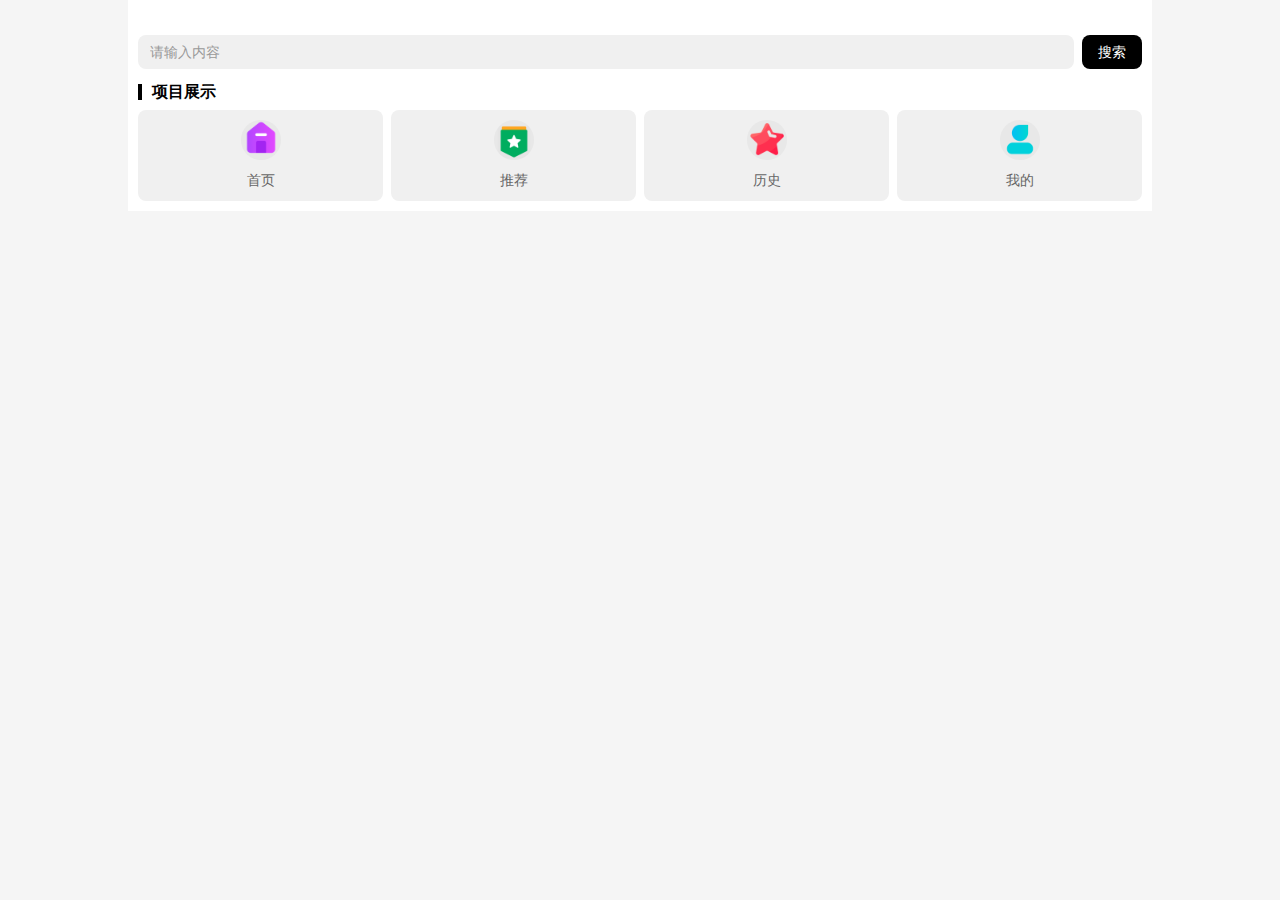
<file: index.html>
<!DOCTYPE html>
<html lang="en">

<head>
    <meta charset="UTF-8">
    <meta name="viewport"
        content="width=device-width, initial-scale=1.0,user-scale=no,maxmum-scale=1.0,minmum-scale=1.0">
    <link rel="stylesheet" href="css/normalize.css">
    <link rel="stylesheet" href="css/index.css">
    <title>林亚洲个人网站</title>
    <link rel="shortcut icon" href="images/favicon.ico" />
</head>

<body>
    <div class="box">
        <div class="search">
            <input type="text" placeholder="请输入内容">
            <button>搜索</button>
        </div>
        <div class="content">
            <div class="content-title">
                <p>
                    项目展示
                </p>
            </div>
            <div class="nav">
                <a class="nav-link" href="#">首页</a>
                <a class="nav-link" href="#">推荐</a>
                <a class="nav-link" href="#">历史</a>
                <a class="nav-link" href="http://asialin.3vhk.cn/" target="_blank">我的</a>
            </div>
</body>

</html>
</file>
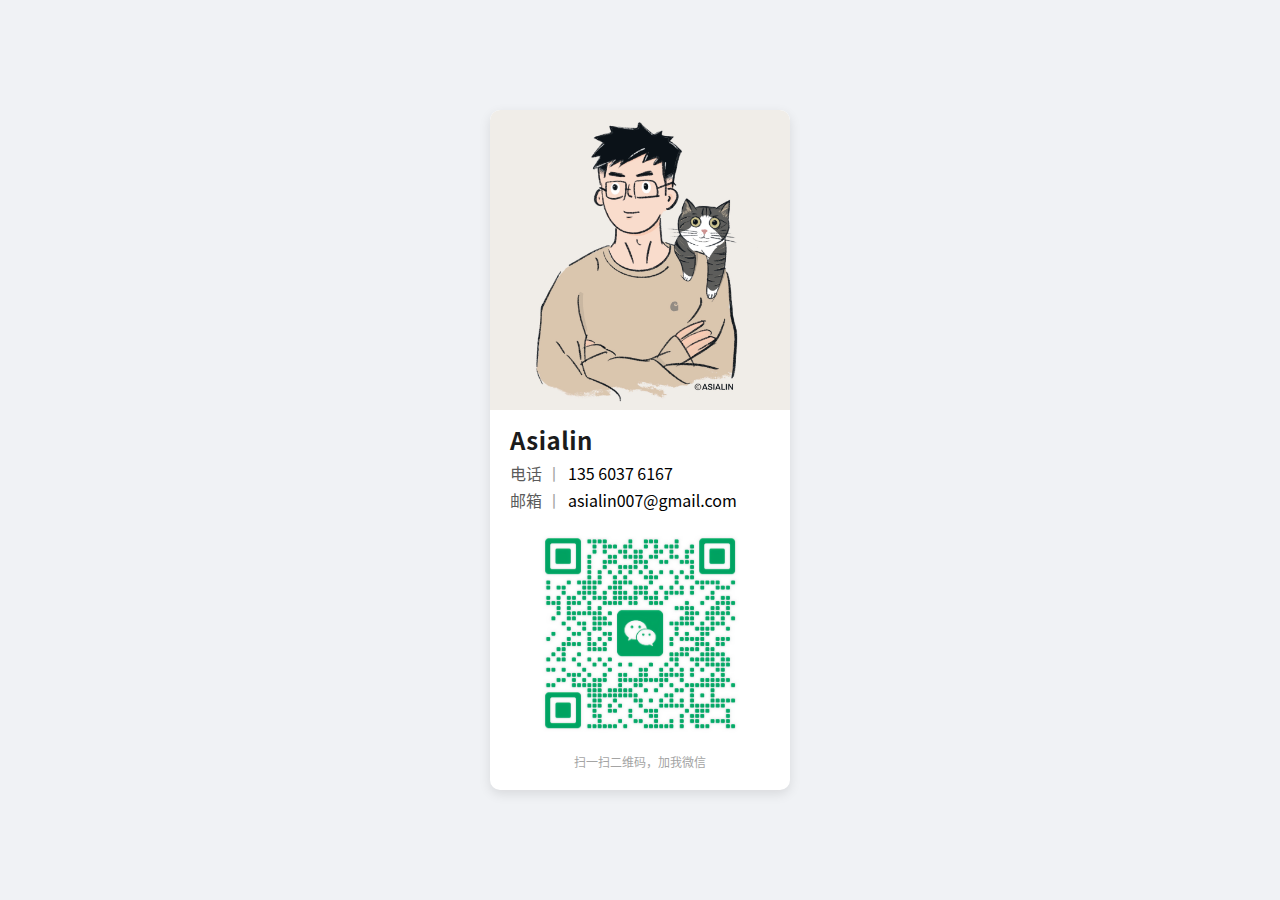
<file: background.html>
<!--
  HTML文件：个人信息卡片展示页面
  功能：展示个人姓名、联系方式和微信二维码，并具备响应式布局。
  重要提示：请确保 `images` 文件夹在与 `background.html` 同级目录下，
            并且 `asia.png` 和 `二维码.png` 这两张图片存在于 `images` 文件夹中。
            同时，请确保图片的文件名和扩展名与代码中完全匹配（包括大小写）。
-->
<!DOCTYPE html>
<html lang="zh-CN">

<head>
    <meta charset="UTF-8">
    <meta name="viewport" content="width=device-width, initial-scale=1.0">
    <title>个人信息卡片展示</title>
    <style>
        /*
      全局样式重置与基本布局
      ----------------------------------------------------------------------
    */
        :root {
            /* 亮色模式默认颜色 */
            --bg-color-page: #f0f2f5;
            --bg-color-card: #fff;
            --text-color-primary: #1b1b1b;
            --text-color-secondary: #5b5b5b;
            --text-color-divider: #a4a4a4;
            --text-color-value: #000;
            --shadow-color: rgba(0, 0, 0, 0.1);
            --image-placeholder-color: #eee;
        }

        .dark-mode {
            /* 暗黑模式颜色 */
            --bg-color-page: #2c2c2c;
            --bg-color-card: #3a3a3a;
            --text-color-primary: #f0f0f0;
            --text-color-secondary: #c0c0c0;
            --text-color-divider: #888;
            --text-color-value: #fff;
            --shadow-color: rgba(0, 0, 0, 0.3);
            --image-placeholder-color: #555;
        }

        html,
        body {
            height: 100%;
            /* 确保html和body占据整个视口高度 */
            margin: 0;
            padding: 0;
            /* 使用思源黑体作为首选，如果未安装则回退到其他常见字体 */
            font-family: 'Roboto', 'PingFang SC', 'Microsoft YaHei', 'Source Han Sans CN', 'Noto Sans CJK SC', Arial, sans-serif;
            background-color: var(--bg-color-page);
            /* 使用CSS变量 */
            transition: background-color 0.3s ease;
            /* 添加过渡效果 */
        }

        body {
            display: flex;
            justify-content: center;
            /* 水平居中卡片 */
            align-items: center;
            /* 垂直居中卡片 */
            min-height: 100vh;
            /* 确保body至少占据整个视口高度 */
            padding: 20px;
            /* 增加body的内边距，防止卡片贴边 */
        }

        * {
            box-sizing: border-box;
            /* 统一盒模型，padding和border不增加元素总尺寸 */
        }

        /*
      卡片容器样式：响应式宽度与宽高比维持
      ----------------------------------------------------------------------
    */
        .card-bg {
            --card-original-width: 300;
            /* Figma设计稿中的原始宽度（单位：px） */
            --card-original-height: 680;
            /* Figma设计稿中的原始高度（单位：px） */
            /*
        响应式宽度：使用 clamp() 函数，确保卡片宽度在指定范围内自适应。
        - 最小宽度: 220px (防止在极小屏幕上过窄)
        - 弹性宽度: 90vw (占据视口宽度的90%)
        - 最大宽度: 300px (不超过设计稿原始宽度)
      */
            --card-current-width: clamp(220px, 90vw, 300px);

            background: var(--bg-color-card);
            /* 使用CSS变量 */
            border-radius: 10px;
            /* 卡片圆角 */
            position: relative;
            /* 为内部绝对定位元素提供参考 */
            width: var(--card-current-width);
            /* 应用计算出的响应式宽度 */
            height: 0;
            /* 初始高度为0，配合padding-bottom实现响应式高度 */
            /* 通过padding-bottom动态计算高度，保持卡片内容区域的原始宽高比 */
            padding-bottom: calc(var(--card-original-height) / var(--card-original-width) * var(--card-current-width));
            margin: 0 auto;
            /* 上下外边距0，左右自动（实现水平居中） */
            box-shadow: 0 4px 12px var(--shadow-color);
            /* 使用CSS变量 */
            overflow: hidden;
            /* 隐藏超出卡片圆角范围的内容 */
            transition: background-color 0.3s ease, box-shadow 0.3s ease;
            /* 添加过渡效果 */
        }

        /*
      顶部装饰背景图片样式
      ----------------------------------------------------------------------
    */
        .card-top-bg {
            position: absolute;
            left: 0;
            top: 0;
            width: 100%;
            /* 宽度占满父容器 */
            aspect-ratio: 1 / 1;
            /* 保持1:1宽高比，使图片区域为正方形 */
            border-top-left-radius: 10px;
            border-top-right-radius: 10px;
            /* **** 重要：请替换为你的顶部背景图片路径 **** */
            background: url('./images/aisa.JPG') no-repeat center / cover;
            /* 图片居中，覆盖整个区域 */
            background-color: var(--image-placeholder-color);
            /* 使用CSS变量 */
        }

        /*
      姓名文本样式：响应式定位与字体大小
      ----------------------------------------------------------------------
    */
        .card-name {
            position: absolute;
            /* 动态计算left和top值，使其随卡片缩放而等比例移动 */
            left: calc(20 / var(--card-original-width) * 100%);
            top: calc(316 / var(--card-original-height) * 100%);
            /* 字体大小随卡片宽度等比例缩放 */
            font-size: calc(24 / var(--card-original-width) * var(--card-current-width));
            font-weight: bold;
            color: var(--text-color-primary);
            /* 使用CSS变量 */
            line-height: 1.2;
            letter-spacing: 0.5px;
            white-space: nowrap;
            /* 防止姓名文本换行 */
            transition: color 0.3s ease;
            /* 添加过渡效果 */
        }

        /*
      信息行通用样式（电话、邮箱）：响应式定位与字体大小
      ----------------------------------------------------------------------
    */
        .card-info {
            position: absolute;
            left: calc(20 / var(--card-original-width) * 100%);
            /* 字体大小随卡片宽度等比例缩放 */
            font-size: calc(16 / var(--card-original-width) * var(--card-current-width));
            color: var(--text-color-secondary);
            /* 使用CSS变量 */
            line-height: 1.2;
            font-weight: normal;
            display: flex;
            align-items: center;
            transition: color 0.3s ease;
            /* 添加过渡效果 */
        }

        /* 电话信息行的特定垂直定位 */
        .card-info.phone {
            top: calc(354 / var(--card-original-height) * 100%);
        }

        /* 邮箱信息行的特定垂直定位 */
        .card-info.email {
            top: calc(381 / var(--card-original-height) * 100%);
            white-space: nowrap;
            /* 防止邮箱地址文本换行 */
        }

        /* 信息分隔符样式 */
        .card-info .divider {
            color: var(--text-color-divider);
            /* 使用CSS变量 */
            margin: 0 calc(4 / var(--card-original-width) * var(--card-current-width));
            transition: color 0.3s ease;
            /* 添加过渡效果 */
        }

        /* 信息值样式 */
        .card-info .info-value {
            color: var(--text-color-value);
            /* 使用CSS变量 */
            font-weight: normal;
            /* 间隔也随卡片宽度等比例缩放 */
            margin-left: calc(2 / var(--card-original-width) * var(--card-current-width));
            transition: color 0.3s ease;
            /* 添加过渡效果 */
        }

        /*
      二维码图片样式：响应式定位与尺寸
      ----------------------------------------------------------------------
    */
        .card-qr-bg {
            position: absolute;
            left: 50%;
            /* 水平居中 */
            top: calc(424 / var(--card-original-height) * 100%);
            /* 宽度随卡片宽度等比例缩放 */
            width: calc(200 / var(--card-original-width) * 100%);
            aspect-ratio: 1 / 1;
            /* 保持1:1宽高比，确保为正方形 */
            border-radius: 10px;
            /* 适当的圆角 */
            /* **** 重要：请替换为你的二维码图片路径 **** */
            background: url('./images/二维码.png') no-repeat center / cover;
            /* 图片居中，覆盖整个区域 */
            background-color: var(--image-placeholder-color);
            /* 使用CSS变量 */
            transform: translateX(-50%);
            /* 精确水平居中对齐 */
            cursor: pointer;
            /* 鼠标悬停时显示手型光标 */
        }

        /*
      二维码说明文字样式：响应式定位与字体大小
      ----------------------------------------------------------------------
    */
        .card-qr-tip {
            position: absolute;
            top: calc(645 / var(--card-original-height) * 100%);
            left: 50%;
            /* 水平居中 */
            /* 宽度随卡片宽度等比例缩放 */
            width: calc(132 / var(--card-original-width) * 100%);
            color: var(--text-color-divider);
            /* 使用CSS变量 */
            font-size: calc(12 / var(--card-original-width) * var(--card-current-width));
            text-align: center;
            transform: translateX(-50%);
            /* 精确水平居中对齐 */
            line-height: 1.2;
            transition: color 0.3s ease;
            /* 添加过渡效果 */
        }
    </style>
</head>

<body>
    <main>
        <section class="card-bg">
            <!-- 顶部装饰背景区域 -->
            <div class="card-top-bg" aria-hidden="true"></div>

            <!-- 姓名显示区域 -->
            <div class="card-name">Asialin</div>

            <!-- 电话信息区域 -->
            <div class="card-info phone">
                <span>电话</span>
                <span class="divider">丨</span>
                <span class="info-value">135 6037 6167</span>
            </div>

            <!-- 邮箱信息区域 -->
            <div class="card-info email">
                <span>邮箱</span>
                <span class="divider">丨</span>
                <span class="info-value">asialin007@gmail.com</span>
            </div>

            <!-- 二维码图片区域 -->
            <div class="card-qr-bg" aria-hidden="true" title="点击可以切换模式"></div>

            <!-- 二维码说明文字区域 -->
            <div class="card-qr-tip">扫一扫二维码，加我微信</div>
        </section>
    </main>

    <script>
        /*
          JavaScript：暗黑模式切换逻辑 (根据系统偏好自动切换)
          ----------------------------------------------------------------------
        */
        document.addEventListener('DOMContentLoaded', () => {
            const body = document.body;

            // 1. 页面加载时：根据当前系统主题设置模式
            const prefersDarkMode = window.matchMedia('(prefers-color-scheme: dark)');
            if (prefersDarkMode.matches) {
                body.classList.add('dark-mode');
            } else {
                body.classList.remove('dark-mode');
            }

            // 2. 监听系统主题变化：自动切换模式
            prefersDarkMode.addEventListener('change', (event) => {
                if (event.matches) {
                    body.classList.add('dark-mode');
                } else {
                    body.classList.remove('dark-mode');
                }
            });
        });
    </script>
</body>

</html>
</file>
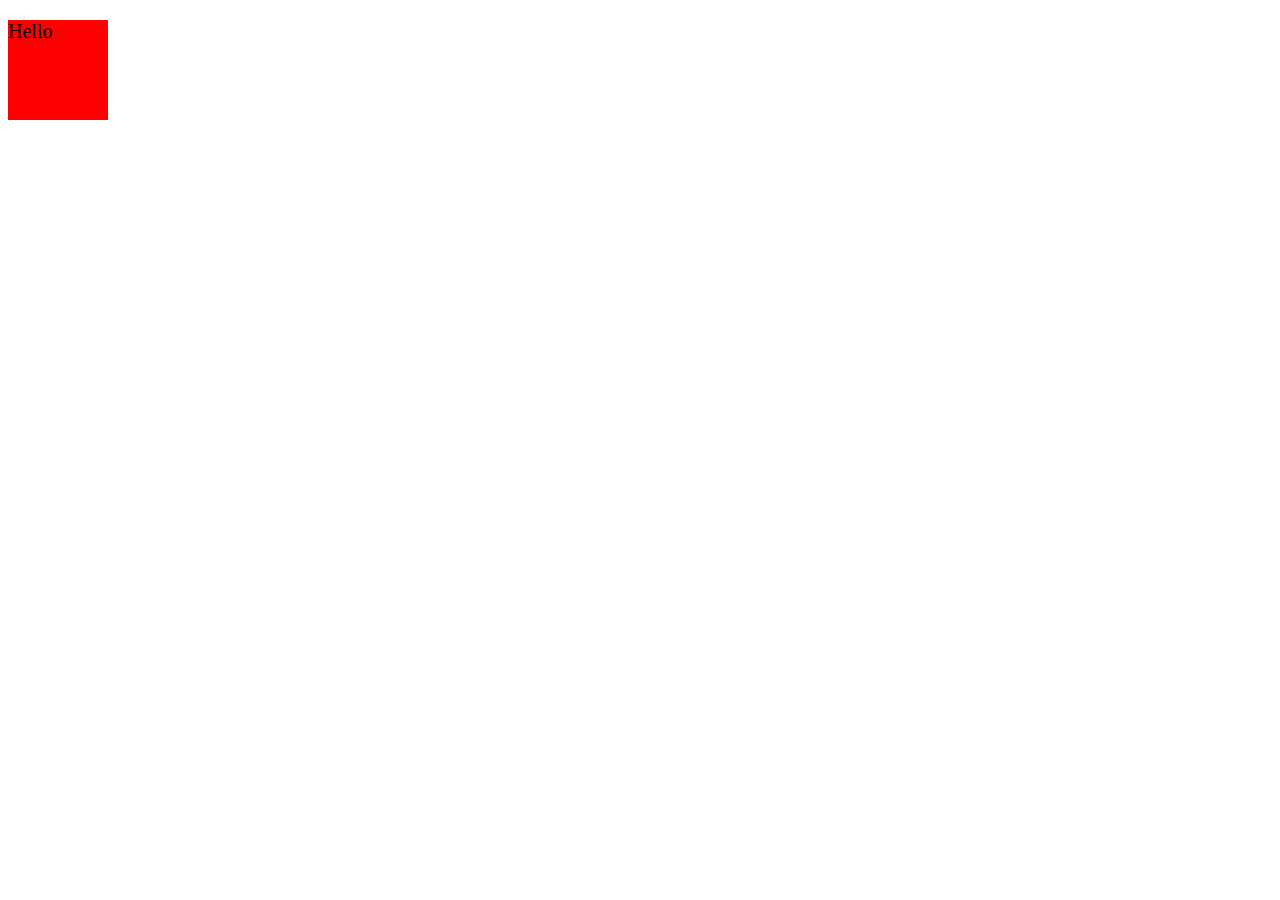
<file: test.html>
<!DOCTYPE html>
<html lang="en">

<head>
    <meta charset="UTF-8">
    <meta name="viewport" content="width=device-width, initial-scale=1.0">
    <title>Document</title>
    <link rel="stylesheet" href="css/test.css">
</head>

<body>
    <div class="test">
        <p>Hello</p>
    </div>
</body>

</html>
</file>
<file: css/index.css>
body {
     width: 100%;
     max-width: 1024px;
     min-width: 375px;
     margin: 0 auto;
     font-size: 14px;
     font-family: -apple-system, Helvetica, sans-serif;
     color: #666;
     line-height: 1.5;
     background-color: #f5f5f5;
 }

 * {
     margin: 0;
     padding: 0;
     box-sizing: border-box;
 }


 /* 手机容器 */
 .box {
     /* display: flex; */
     margin: 0 auto;
     width: 100%;
     height: 100%;
     background-color: #fff;
     /* border-radius: 20px; */
     overflow: hidden;
 }

 /* 搜索框 */
 .search {
     display: flex;
     align-items: center;
     justify-content: space-between;
     margin-top: 30px;
     padding: 10px;
     width: 100%;
     height: 44px;
     gap: 8px;
 }

 /* 输入框 */
 .search input {
     flex: 1;
     /* 去除浏览器默认样式，重置基础样式 */
     outline: none;
     /* 去除聚焦时的外边框 */
     border: none;
     /* 去除默认边框 */
     background: none;
     /* 去除默认背景 */
     box-shadow: none;
     /* 去除阴影 */
     appearance: none;
     /* 去除系统默认样式（部分浏览器） */
     -webkit-appearance: none;
     /* 兼容 Safari */
     font-size: 14px;
     padding: 0 12px;
     width: 100%;
     height: 34px;
     border-radius: 8px;
     background-color: #f0f0f0;
     transition: box-shadow 0.2s;
 }

 /* 输入框聚焦 */
 .search input:focus {
     /* 聚焦时高亮输入框 */
     box-shadow: 0 0 0 2px #000;
     background-color: #fff;
 }

 .search input::placeholder {
     color: #999;

 }

 /* 按钮 */
 .search button {
     /* flex: 1; */
     width: 60px;
     height: 34px;
     background-color: #000;
     color: #fff;
     font-size: 14px;
     border-radius: 8px;
     border: none;
     outline: none;
     cursor: pointer;
 }

 /* 项目展示标题 */
 .content-title {
     padding: 10px;
     padding-bottom: 0px;
     width: 100%;
     /* height: 44px; */
     font-size: 16px;
     line-height: 16px;
     font-weight: bold;
     color: #000;
 }

 .content-title p {
     padding-left: 10px;
     border-left: 4px solid #000;
     /* border-radius: 4px; */
 }

 /* 导航区 */
 .nav {
     display: flex;
     justify-content: space-between;
     align-items: center;
     padding: 10px;
     width: 100%;
     /* height: 44px; */
     gap: 8px;
 }

 /* 导航项目单元 */
 .nav-link {
     flex: 1;
     display: flex;
     flex-direction: column;
     align-items: center;
     justify-content: center;
     padding: 10px;
     border-radius: 8px;
     font-size: 14px;
     gap: 0px;
     border: none;
     outline: none;
     cursor: pointer;
     background-color: #f0f0f0;
     text-decoration: none;
     color: inherit;
     transition: all 0.3s;
 }

 .nav-link:hover {
     background: linear-gradient(to right, #A64DFF, #D154FF);
     color: #fff;
     box-shadow: 0 0 10px 0 rgba(0, 0, 0, 0.1);
     border-radius: 10px;
     transform: translateY(-2px) scale(1.02);
 }

 .nav-link:nth-child(2):hover {
     background: linear-gradient(to right, #0F9258, #24D787);
     color: #fff;
     box-shadow: 0 0 10px 0 rgba(0, 0, 0, 0.1);
     border-radius: 10px;
     transform: translateY(-2px) scale(1.02);
 }

 .nav-link:nth-child(3):hover {
     background: linear-gradient(to right, #FC4956, #FF716E);
     color: #fff;
     box-shadow: 0 0 10px 0 rgba(0, 0, 0, 0.1);
     border-radius: 10px;
     transform: translateY(-2px) scale(1.02);
 }

 .nav-link:nth-child(4):hover {
     background: linear-gradient(to right, #00BCF0, #48D4D1);
     color: #fff;
     box-shadow: 0 0 10px 0 rgba(0, 0, 0, 0.1);
     border-radius: 10px;
     transform: translateY(-2px) scale(1.02);
 }

 .nav-link:hover:before {
     background-color: #fff;
 }

 /* 圆形图标 */
 .nav-link:before {
     content: '';
     display: block;
     width: 40px;
     height: 40px;
     /* background-color: #000; */
     border-radius: 50%;
     flex-shrink: 0;
     margin-bottom: 10px;
     background: #e8e8e8 url(../images/jlt.png) no-repeat 0 0;
     /* 既有图片又有黑色背景色 */
     background-size: 40px auto;
 }

 /* 用精灵图的位置坐标定位不同的图片 */
 .nav-link:nth-child(2):before {
     background-position: 0 -40px;
 }

 .nav-link:nth-child(3):before {
     background-position: 0 -80px;
 }

 .nav-link:nth-child(4):before {
     background-position: 0 -120px;
 }
</file>
<file: css/test.css>
.test {
  width: 100px;
  height: 100px;
  background-color: red;
}

.test:hover {
  background-color: blue;
}

.test:active {
  background-color: green;
}

.test:focus {
  background-color: yellow;
}

/* Mobile */
@media screen and (max-width: 480px) {
  html {
    font-size: 12px;
  }
}

/* Extra small devices */
@media screen and (min-width: 481px) and (max-width: 767px) {
  html {
    font-size: 14px;
  }
}

/* Small tablets */
@media screen and (min-width: 768px) and (max-width: 991px) {
  html {
    font-size: 16px;
  }
}

/* Large tablets/laptops */
@media (min-width: 992px) and (max-width: 1199px) {
  html {
    font-size: 18px / 2;
  }
}

/* Desktops */
@media (min-width: 1200px) and (max-width: 1919px) {
  html {
    font-size: 20px;
  }
}

/* Extra large screens */
@media screen and (min-width: 1920px) {
  html {
    font-size: 22px;
  }
}
</file>
